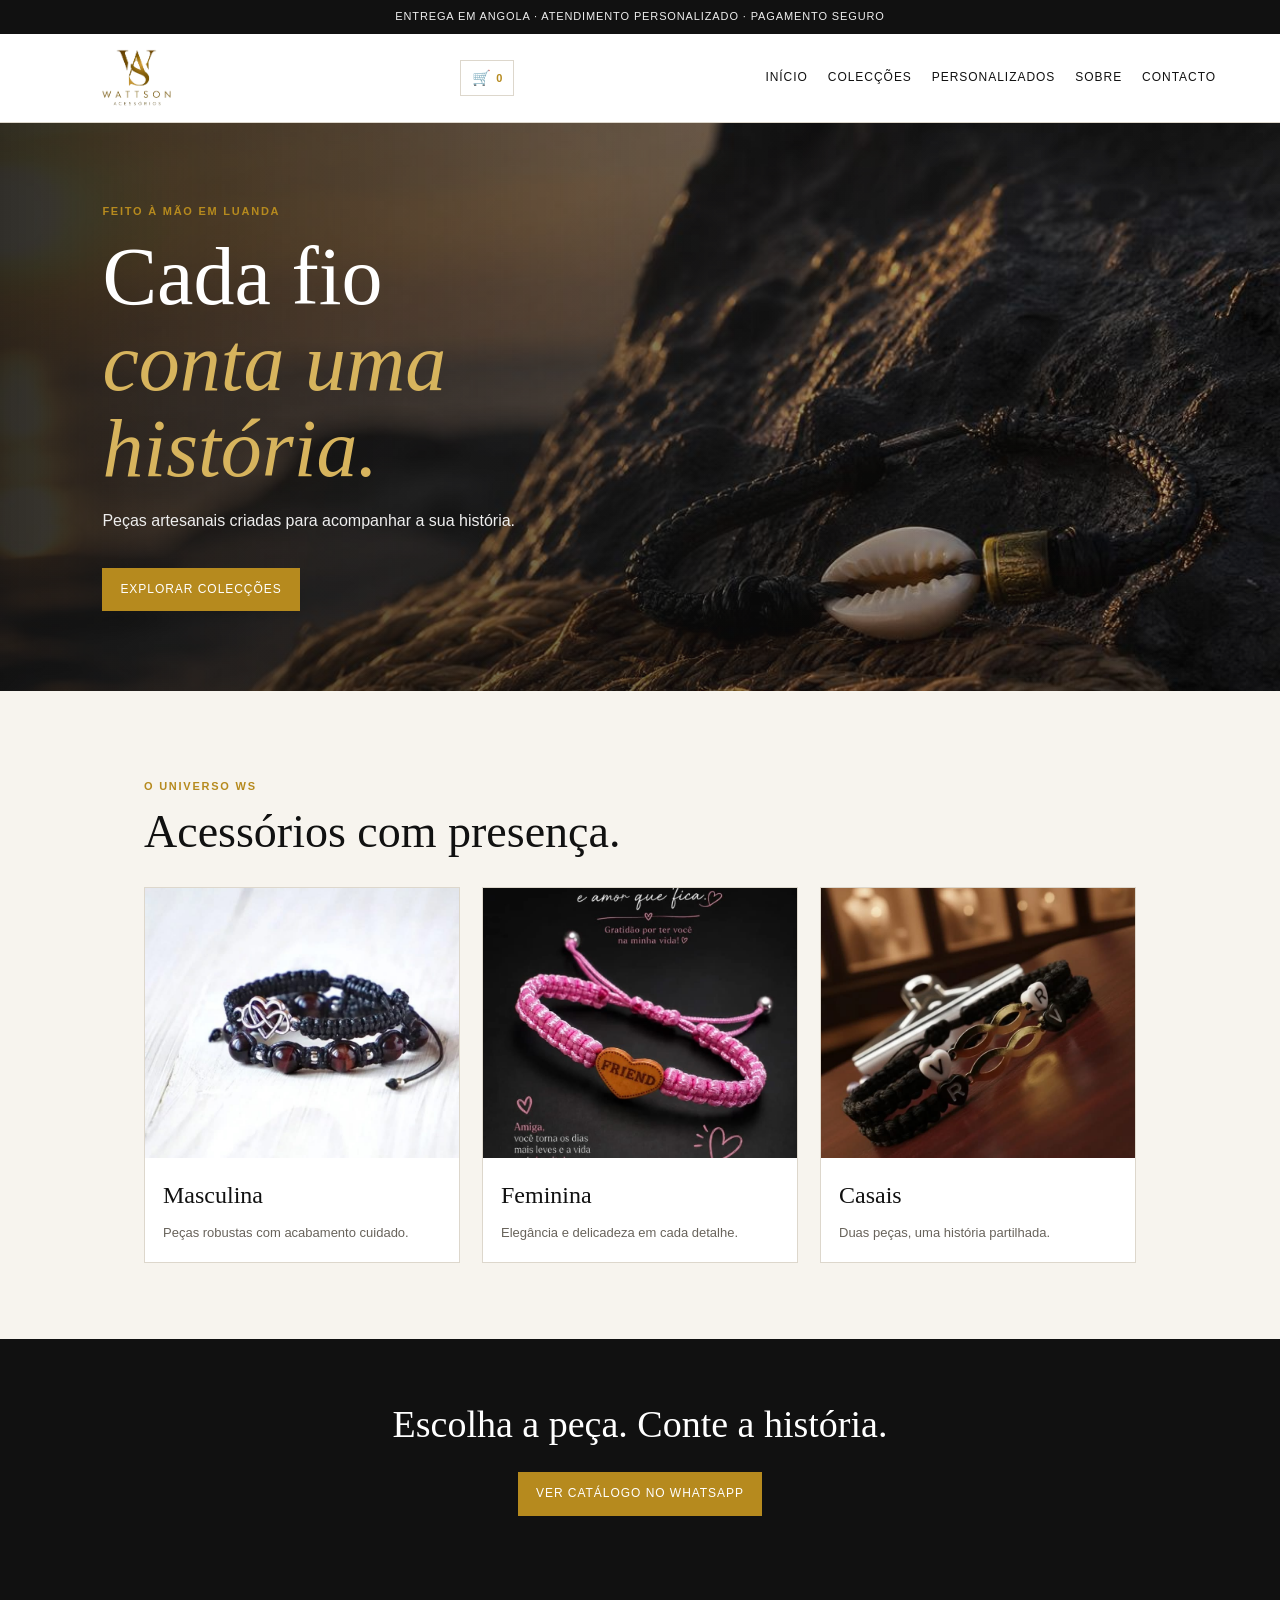
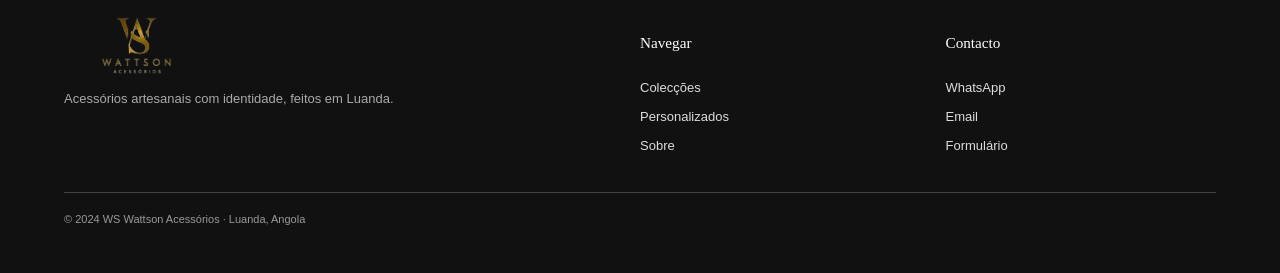
<file: index.html>
<!doctype html><html lang="pt-PT"><head><meta charset="utf-8"><meta name="viewport" content="width=device-width,initial-scale=1"><meta name="description" content="WS Wattson Acessórios — joias artesanais feitas em Luanda"><title>WS Wattson Acessórios</title><link rel="icon" href="assets/logo-original.png"><link rel="stylesheet" href="styles.css"></head><body><div class="topo">Entrega em Angola · Atendimento personalizado · Pagamento seguro</div><header class="cabecalho"><a href="index.html"><img class="logo" src="assets/logo-original.png" alt="WS Wattson Acessórios"></a><div class="cabecalho-acoes"><button class="carrinho" type="button" aria-label="Abrir carrinho" data-cart>🛒 <span>0</span></button><button class="menu" aria-label="Abrir menu">☰</button></div><nav class="navegacao"><a href="index.html">Início</a><a href="colecoes.html">Colecções</a><a href="personalizados.html">Personalizados</a><a href="sobre.html">Sobre</a><a href="contacto.html">Contacto</a></nav></header><main><section class="hero"><div class="hero-conteudo entrada"><div class="etiqueta">Feito à mão em Luanda</div><h1>Cada fio<br><em>conta uma história.</em></h1><p>Peças artesanais criadas para acompanhar a sua história.</p><a class="botao" href="colecoes.html">Explorar colecções</a></div></section><section class="secao entrada"><p class="etiqueta">O universo WS</p><h2 class="titulo">Acessórios com presença.</h2><div class="grelha"><a class="cartao" href="masculina.html"><img src="assets/pulseirasmasculinas.jpg" alt="Imagem de exemplo 1"><div><h2>Masculina</h2><p>Peças robustas com acabamento cuidado.</p></div></a><a class="cartao" href="feminina.html"><img src="assets/pulseirasfemeninas.jpg" alt="Imagem de exemplo 2"><div><h2>Feminina</h2><p>Elegância e delicadeza em cada detalhe.</p></div></a><a class="cartao" href="casais.html"><img src="assets/pulseirascasais.jpg" alt="Imagem de exemplo 3"><div><h2>Casais</h2><p>Duas peças, uma história partilhada.</p></div></a></div></section><div class="faixa"><h2>Escolha a peça. Conte a história.</h2><a class="botao" href="https://wa.me/c/244933224116">Ver catálogo no WhatsApp</a></div></main><footer class="rodape"><div><img class="logo" src="assets/logo-original.png" alt="WS Wattson Acessórios"><p>Acessórios artesanais com identidade, feitos em Luanda.</p></div><div class="rodape-links"><h3>Navegar</h3><a href="colecoes.html">Colecções</a><a href="personalizados.html">Personalizados</a><a href="sobre.html">Sobre</a></div><div class="rodape-links"><h3>Contacto</h3><a href="https://wa.me/c/244933224116">WhatsApp</a><a href="mailto:wswattson03@gmail.com">Email</a><a href="contacto.html">Formulário</a></div><div class="rodape-final">© 2024 WS Wattson Acessórios · Luanda, Angola</div></footer><script src="script.js"></script></body></html>
</file>
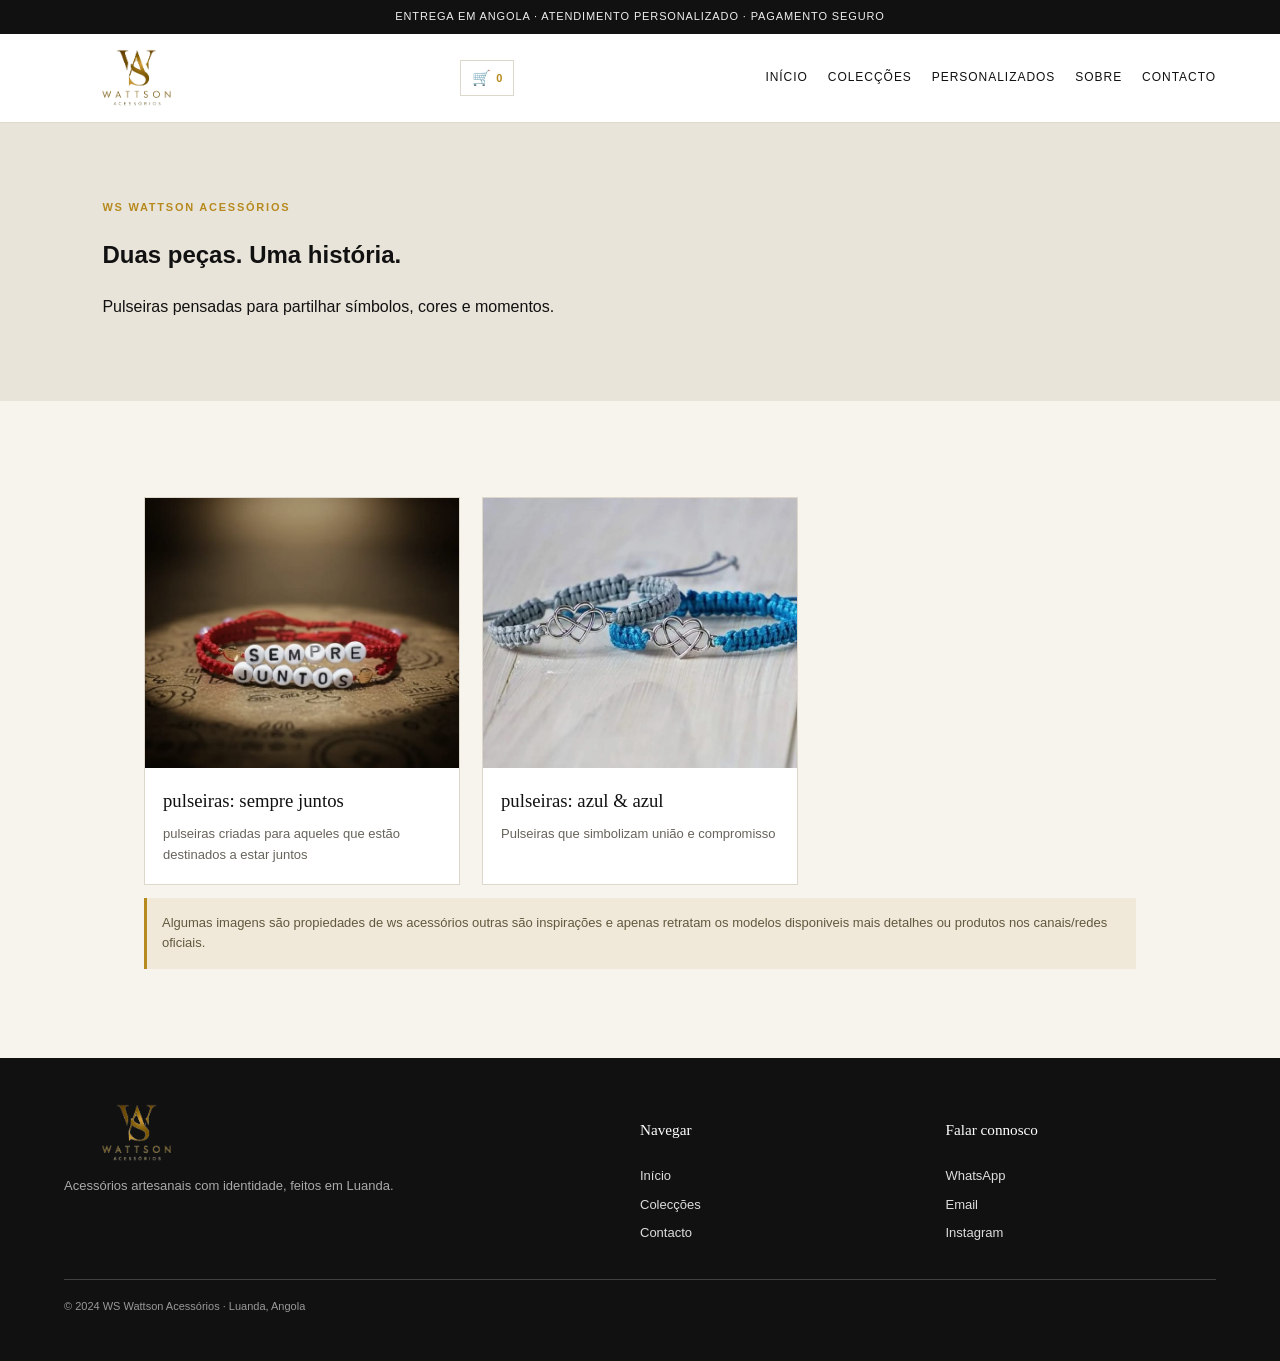
<file: casais.html>
<!doctype html><html lang="pt-PT"><head><meta charset="utf-8"><meta name="viewport" content="width=device-width,initial-scale=1"><meta name="description" content="WS Wattson Acessórios — peças artesanais feitas em Luanda"><title>Colecção Casais | WS Wattson</title><link rel="icon" href="assets/logo-original.png"><link rel="stylesheet" href="styles.css"></head><body><div class="topo">Entrega em Angola · Atendimento personalizado · Pagamento seguro</div><header class="cabecalho"><a href="index.html"><img class="logo" src="assets/logo-original.png" alt="WS Wattson Acessórios"></a><div class="cabecalho-acoes"><button class="carrinho" type="button" aria-label="Abrir carrinho" data-cart>🛒 <span>0</span></button><button class="menu" aria-label="Abrir menu">☰</button></div><nav class="navegacao"><a href="index.html">Início</a><a href="colecoes.html">Colecções</a><a href="personalizados.html">Personalizados</a><a href="sobre.html">Sobre</a><a href="contacto.html">Contacto</a></nav></header><main><section class="pagina-capa"><p class="etiqueta">WS Wattson Acessórios</p><h1>Duas peças. Uma história.</h1><p>Pulseiras pensadas para partilhar símbolos, cores e momentos.</p></section>
<section class="secao entrada"><div class="grelha"><article class="cartao"><img src="assets/casais1.jpg" alt="Imagem de exemplo 3"><div><h3>pulseiras: sempre juntos</h3><p>pulseiras criadas para aqueles que estão destinados a estar juntos</p></div></article><article class="cartao"><img src="assets/casais2.jpg" alt="Imagem de exemplo 1"><div><h3>pulseiras: azul & azul</h3><p>Pulseiras que simbolizam união e compromisso</p></div></article></div><p class="aviso">Algumas imagens são propiedades de ws acessórios outras são inspirações e apenas retratam os modelos disponiveis mais detalhes ou produtos nos canais/redes oficiais.</p></section>
</main><footer class="rodape"><div><img class="logo" src="assets/logo-original.png" alt="WS Wattson Acessórios"><p>Acessórios artesanais com identidade, feitos em Luanda.</p></div><div class="rodape-links"><h3>Navegar</h3><a href="index.html">Início</a><a href="colecoes.html">Colecções</a><a href="contacto.html">Contacto</a></div><div class="rodape-links"><h3>Falar connosco</h3><a href="https://wa.me/c/244933224116">WhatsApp</a><a href="mailto:wswattson03@gmail.com">Email</a><a href="https://instagram.com/ws_wattson">Instagram</a></div><div class="rodape-final">© 2024 WS Wattson Acessórios · Luanda, Angola</div></footer><script src="script.js"></script></body></html>
</file>
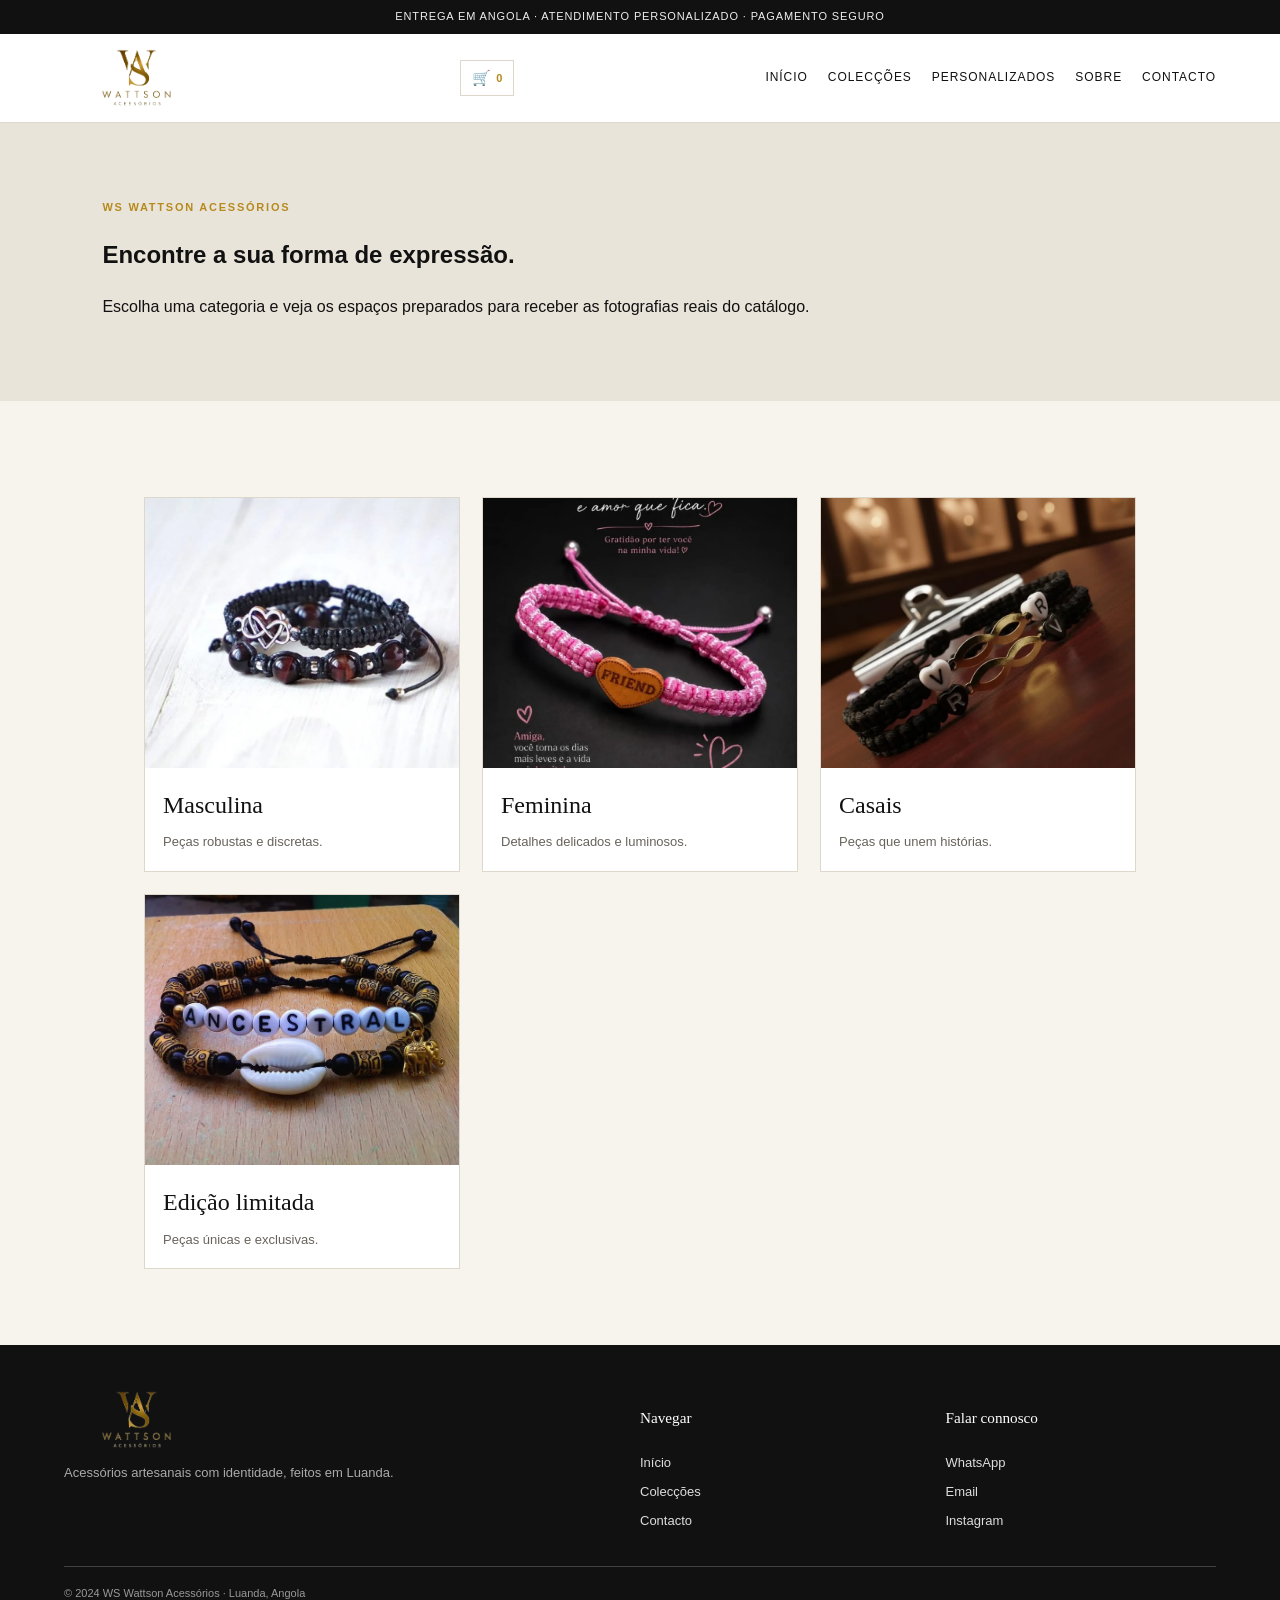
<file: colecoes.html>
<!doctype html><html lang="pt-PT"><head><meta charset="utf-8"><meta name="viewport" content="width=device-width,initial-scale=1"><meta name="description" content="WS Wattson Acessórios — peças artesanais feitas em Luanda"><title>Colecções | WS Wattson</title><link rel="icon" href="assets/logo-original.png"><link rel="stylesheet" href="styles.css"></head><body><div class="topo">Entrega em Angola · Atendimento personalizado · Pagamento seguro</div><header class="cabecalho"><a href="index.html"><img class="logo" src="assets/logo-original.png" alt="WS Wattson Acessórios"></a><div class="cabecalho-acoes"><button class="carrinho" type="button" aria-label="Abrir carrinho" data-cart>🛒 <span>0</span></button><button class="menu" aria-label="Abrir menu">☰</button></div><nav class="navegacao"><a href="index.html">Início</a><a href="colecoes.html">Colecções</a><a href="personalizados.html">Personalizados</a><a href="sobre.html">Sobre</a><a href="contacto.html">Contacto</a></nav></header><main><section class="pagina-capa"><p class="etiqueta">WS Wattson Acessórios</p><h1>Encontre a sua forma de expressão.</h1><p>Escolha uma categoria e veja os espaços preparados para receber as fotografias reais do catálogo.</p></section>
<section class="secao entrada"><div class="grelha"><a class="cartao" href="masculina.html"><img src="assets/pulseirasmasculinas.jpg" alt="Imagem de exemplo 1"><div><h2>Masculina</h2><p>Peças robustas e discretas.</p></div></a><a class="cartao" href="feminina.html"><img src="assets/pulseirasfemeninas.jpg" alt="Imagem de exemplo 2"><div><h2>Feminina</h2><p>Detalhes delicados e luminosos.</p></div></a><a class="cartao" href="casais.html"><img src="assets/pulseirascasais.jpg" alt="Imagem de exemplo 3"><div><h2>Casais</h2><p>Peças que unem histórias.</p></div></a><a class="cartao" href="https://wa.me/c/244933224116"><img src="assets/ilimitadas.jpg" alt="Imagem de exemplo 4"><div><h2>Edição limitada</h2><p>Peças únicas e exclusivas.</p></div></a></div></section>
</main><footer class="rodape"><div><img class="logo" src="assets/logo-original.png" alt="WS Wattson Acessórios"><p>Acessórios artesanais com identidade, feitos em Luanda.</p></div><div class="rodape-links"><h3>Navegar</h3><a href="index.html">Início</a><a href="colecoes.html">Colecções</a><a href="contacto.html">Contacto</a></div><div class="rodape-links"><h3>Falar connosco</h3><a href="https://wa.me/c/244933224116">WhatsApp</a><a href="mailto:wswattson03@gmail.com">Email</a><a href="https://instagram.com/ws_wattson">Instagram</a></div><div class="rodape-final">© 2024 WS Wattson Acessórios · Luanda, Angola</div></footer><script src="script.js"></script></body></html>
</file>
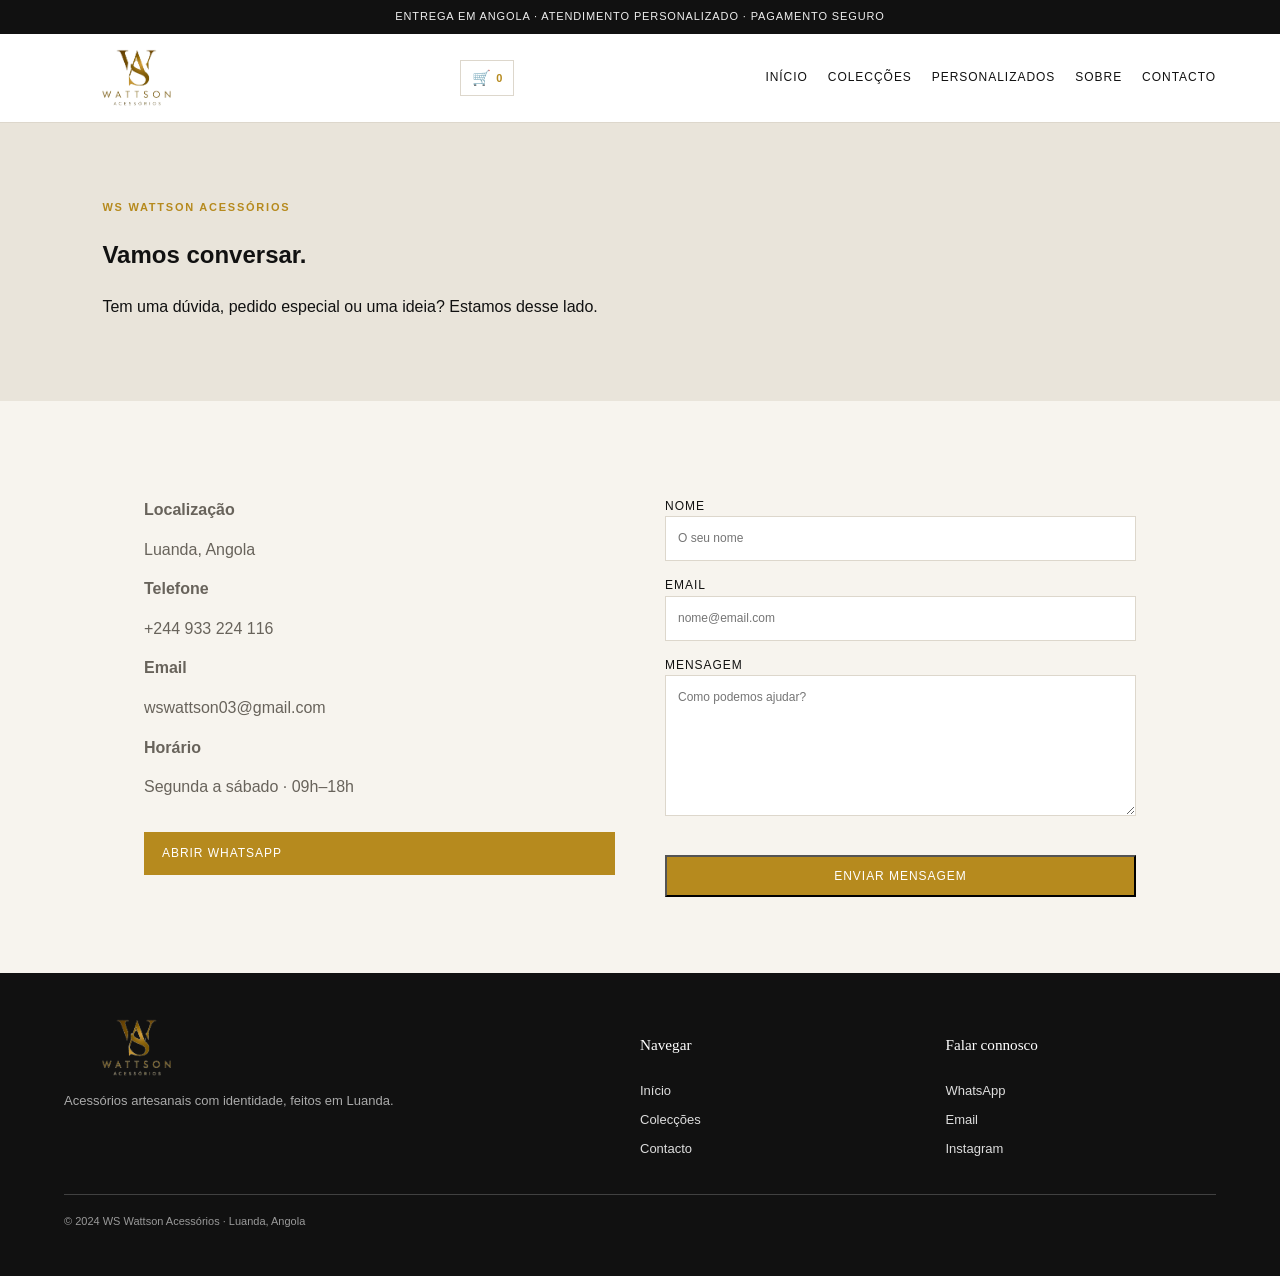
<file: contacto.html>
<!doctype html><html lang="pt-PT"><head><meta charset="utf-8"><meta name="viewport" content="width=device-width,initial-scale=1"><meta name="description" content="WS Wattson Acessórios — peças artesanais feitas em Luanda"><title>Contacto | WS Wattson</title><link rel="icon" href="assets/logo-original.png"><link rel="stylesheet" href="styles.css"></head><body><div class="topo">Entrega em Angola · Atendimento personalizado · Pagamento seguro</div><header class="cabecalho"><a href="index.html"><img class="logo" src="assets/logo-original.png" alt="WS Wattson Acessórios"></a><div class="cabecalho-acoes"><button class="carrinho" type="button" aria-label="Abrir carrinho" data-cart>🛒 <span>0</span></button><button class="menu" aria-label="Abrir menu">☰</button></div><nav class="navegacao"><a href="index.html">Início</a><a href="colecoes.html">Colecções</a><a href="personalizados.html">Personalizados</a><a href="sobre.html">Sobre</a><a href="contacto.html">Contacto</a></nav></header><main><section class="pagina-capa"><p class="etiqueta">WS Wattson Acessórios</p><h1>Vamos conversar.</h1><p>Tem uma dúvida, pedido especial ou uma ideia? Estamos desse lado.</p></section>
<section class="secao duas-colunas entrada"><div class="contactos"><strong>Localização</strong><span>Luanda, Angola</span><strong>Telefone</strong><a href="tel:+244933224116">+244 933 224 116</a><strong>Email</strong><a href="mailto:wswattson03@gmail.com">wswattson03@gmail.com</a><strong>Horário</strong><span>Segunda a sábado · 09h–18h</span><a class="botao" href="https://wa.me/c/244933224116">Abrir WhatsApp</a></div><form class="formulario" onsubmit="event.preventDefault();this.querySelector('.aviso').hidden=false"><label>Nome<input required placeholder="O seu nome"></label><label>Email<input required type="email" placeholder="nome@email.com"></label><label>Mensagem<textarea required rows="6" placeholder="Como podemos ajudar?"></textarea></label><button class="botao" type="submit">Enviar mensagem</button><p class="aviso" hidden>Obrigado.Mas esse serviço se encontra ainda em desenvolvimento.</p></form></section>
</main><footer class="rodape"><div><img class="logo" src="assets/logo-original.png" alt="WS Wattson Acessórios"><p>Acessórios artesanais com identidade, feitos em Luanda.</p></div><div class="rodape-links"><h3>Navegar</h3><a href="index.html">Início</a><a href="colecoes.html">Colecções</a><a href="contacto.html">Contacto</a></div><div class="rodape-links"><h3>Falar connosco</h3><a href="https://wa.me/c/244933224116">WhatsApp</a><a href="mailto:wswattson03@gmail.com">Email</a><a href="https://instagram.com/ws_wattson">Instagram</a></div><div class="rodape-final">© 2024 WS Wattson Acessórios · Luanda, Angola</div></footer><script src="script.js"></script></body></html>
</file>
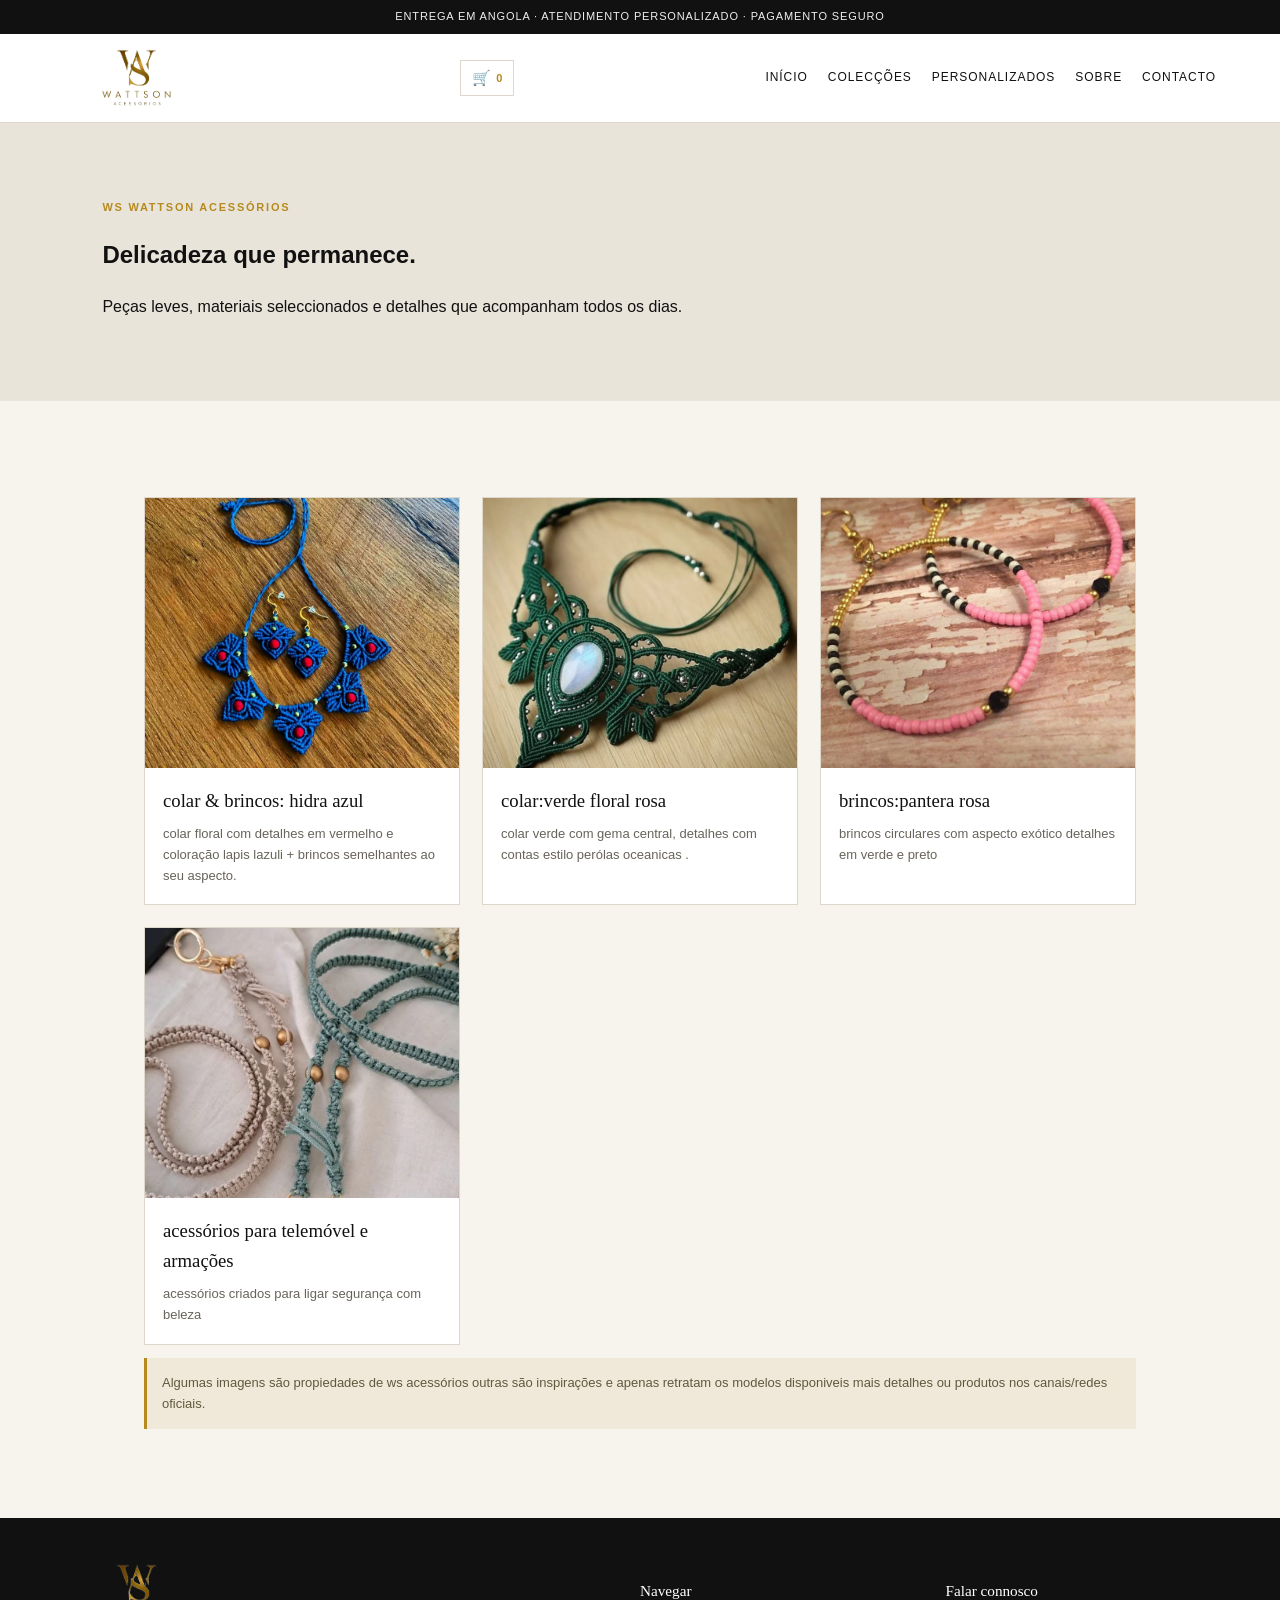
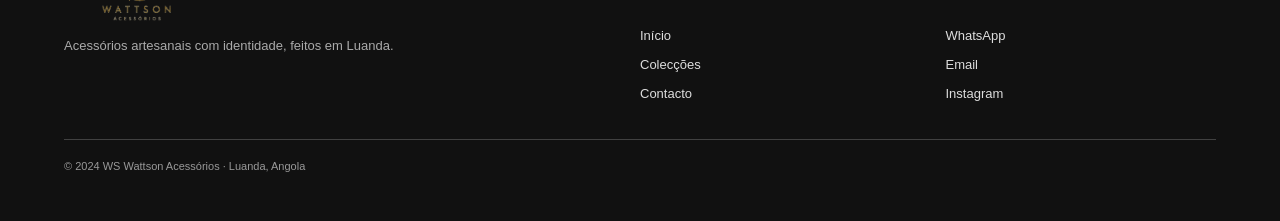
<file: feminina.html>
<!doctype html><html lang="pt-PT"><head><meta charset="utf-8"><meta name="viewport" content="width=device-width,initial-scale=1"><meta name="description" content="WS Wattson Acessórios — peças artesanais feitas em Luanda"><title>Colecção Feminina | WS Wattson</title><link rel="icon" href="assets/logo-original.png"><link rel="stylesheet" href="styles.css"></head><body><div class="topo">Entrega em Angola · Atendimento personalizado · Pagamento seguro</div><header class="cabecalho"><a href="index.html"><img class="logo" src="assets/logo-original.png" alt="WS Wattson Acessórios"></a><div class="cabecalho-acoes"><button class="carrinho" type="button" aria-label="Abrir carrinho" data-cart>🛒 <span>0</span></button><button class="menu" aria-label="Abrir menu">☰</button></div><nav class="navegacao"><a href="index.html">Início</a><a href="colecoes.html">Colecções</a><a href="personalizados.html">Personalizados</a><a href="sobre.html">Sobre</a><a href="contacto.html">Contacto</a></nav></header><main><section class="pagina-capa"><p class="etiqueta">WS Wattson Acessórios</p><h1>Delicadeza que permanece.</h1><p>Peças leves, materiais seleccionados e detalhes que acompanham todos os dias.</p></section>
<section class="secao entrada"><div class="grelha"><article class="cartao"><img src="assets/femininas1.jpg" alt="Imagem de exemplo 2"><div><h3>colar & brincos: hidra azul</h3><p>colar floral com detalhes em vermelho e coloração lapis lazuli + brincos semelhantes ao seu aspecto.</p></div></article><article class="cartao"><img src="assets/femininas2.jpg" alt="Imagem de exemplo 4"><div><h3>colar:verde floral rosa</h3><p>colar verde com gema central, detalhes com contas estilo perólas oceanicas .</p></div></article><article class="cartao"><img src="assets/femininas3.jpg" alt="Imagem de exemplo 4"><div><h3>brincos:pantera rosa</h3><p> brincos circulares com aspecto exótico detalhes em verde e preto</p></div></article><article class="cartao"><img src="assets/femininas4.jpg" alt="Imagem de exemplo 4"><div><h3>acessórios para telemóvel e armações</h3><p>acessórios criados para ligar segurança com beleza </p></div></article></div><p class="aviso">Algumas imagens são propiedades de ws acessórios outras são inspirações e apenas retratam os modelos disponiveis mais detalhes ou produtos nos canais/redes oficiais.</p></section>
</main><footer class="rodape"><div><img class="logo" src="assets/logo-original.png" alt="WS Wattson Acessórios"><p>Acessórios artesanais com identidade, feitos em Luanda.</p></div><div class="rodape-links"><h3>Navegar</h3><a href="index.html">Início</a><a href="colecoes.html">Colecções</a><a href="contacto.html">Contacto</a></div><div class="rodape-links"><h3>Falar connosco</h3><a href="https://wa.me/c/244933224116">WhatsApp</a><a href="mailto:wswattson03@gmail.com">Email</a><a href="https://instagram.com/ws_wattson">Instagram</a></div><div class="rodape-final">© 2024 WS Wattson Acessórios · Luanda, Angola</div></footer><script src="script.js"></script></body></html>
</file>
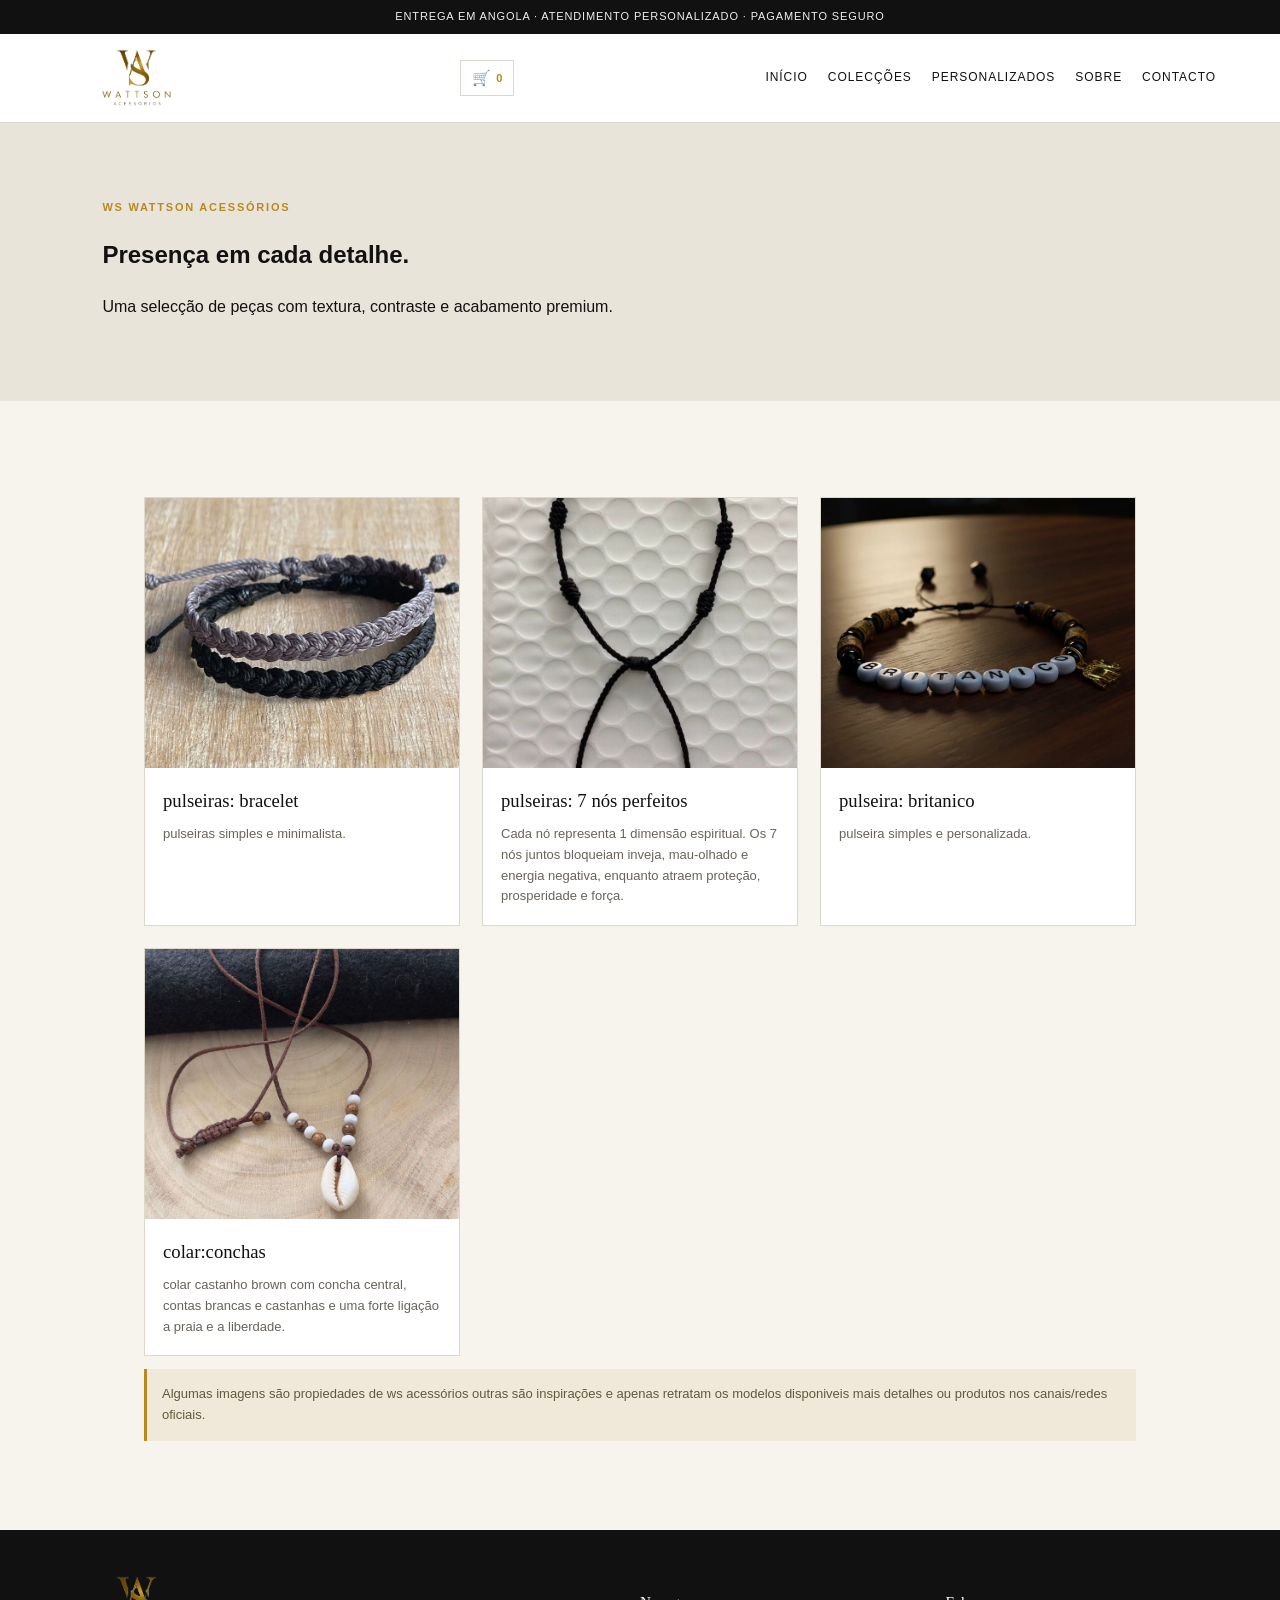
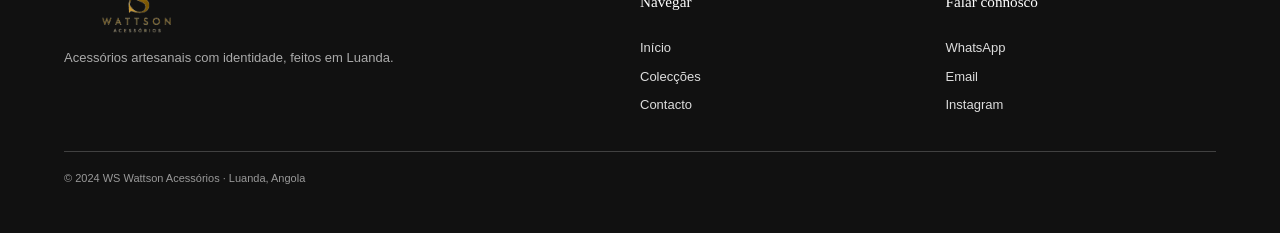
<file: masculina.html>
<!doctype html><html lang="pt-PT"><head><meta charset="utf-8"><meta name="viewport" content="width=device-width,initial-scale=1"><meta name="description" content="WS Wattson Acessórios — peças artesanais feitas em Luanda"><title>Colecção Masculina | WS Wattson</title><link rel="icon" href="assets/logo-original.png"><link rel="stylesheet" href="styles.css"></head><body><div class="topo">Entrega em Angola · Atendimento personalizado · Pagamento seguro</div><header class="cabecalho"><a href="index.html"><img class="logo" src="assets/logo-original.png" alt="WS Wattson Acessórios"></a><div class="cabecalho-acoes"><button class="carrinho" type="button" aria-label="Abrir carrinho" data-cart>🛒 <span>0</span></button><button class="menu" aria-label="Abrir menu">☰</button></div><nav class="navegacao"><a href="index.html">Início</a><a href="colecoes.html">Colecções</a><a href="personalizados.html">Personalizados</a><a href="sobre.html">Sobre</a><a href="contacto.html">Contacto</a></nav></header><main><section class="pagina-capa"><p class="etiqueta">WS Wattson Acessórios</p><h1>Presença em cada detalhe.</h1><p>Uma selecção de peças com textura, contraste e acabamento premium. </p></section>
<section class="secao entrada"><div class="grelha"><article class="cartao"><img src="assets/masculinas1.jpg" alt="Imagem de exemplo 1"><div><h3>pulseiras: bracelet</h3><p>pulseiras simples e minimalista.</p></div></article><article class="cartao"><img src="assets/masculinas2.jpg" alt="Imagem de exemplo 1"><div><h3>pulseiras: 7 nós perfeitos </h3><p>Cada nó representa 1 dimensão espiritual. Os 7 nós juntos bloqueiam inveja, mau-olhado e energia negativa, enquanto atraem proteção, prosperidade e força.</p></div></article><article class="cartao"><img src="assets/masculinas3.jpg" alt="Imagem de exemplo 1"><div><h3>pulseira: britanico</h3><p>pulseira simples e personalizada.</p></div></article><article class="cartao"><img src="assets/masculinas4.jpg" alt="Imagem de exemplo 1"><div><h3>colar:conchas</h3><p>colar castanho brown com concha central, contas brancas e castanhas e uma forte ligação a praia e a liberdade.</p></div></article>
</div><p class="aviso">Algumas imagens são propiedades de ws acessórios outras são inspirações e apenas retratam os modelos disponiveis mais detalhes ou produtos nos canais/redes oficiais.</p></section>
</main><footer class="rodape"><div><img class="logo" src="assets/logo-original.png" alt="WS Wattson Acessórios"><p>Acessórios artesanais com identidade, feitos em Luanda.</p></div><div class="rodape-links"><h3>Navegar</h3><a href="index.html">Início</a><a href="colecoes.html">Colecções</a><a href="contacto.html">Contacto</a></div><div class="rodape-links"><h3>Falar connosco</h3><a href="https://wa.me/c/244933224116">WhatsApp</a><a href="mailto:wswattson03@gmail.com">Email</a><a href="https://instagram.com/ws_wattson">Instagram</a></div><div class="rodape-final">© 2024 WS Wattson Acessórios · Luanda, Angola</div></footer><script src="script.js"></script></body></html>
</file>
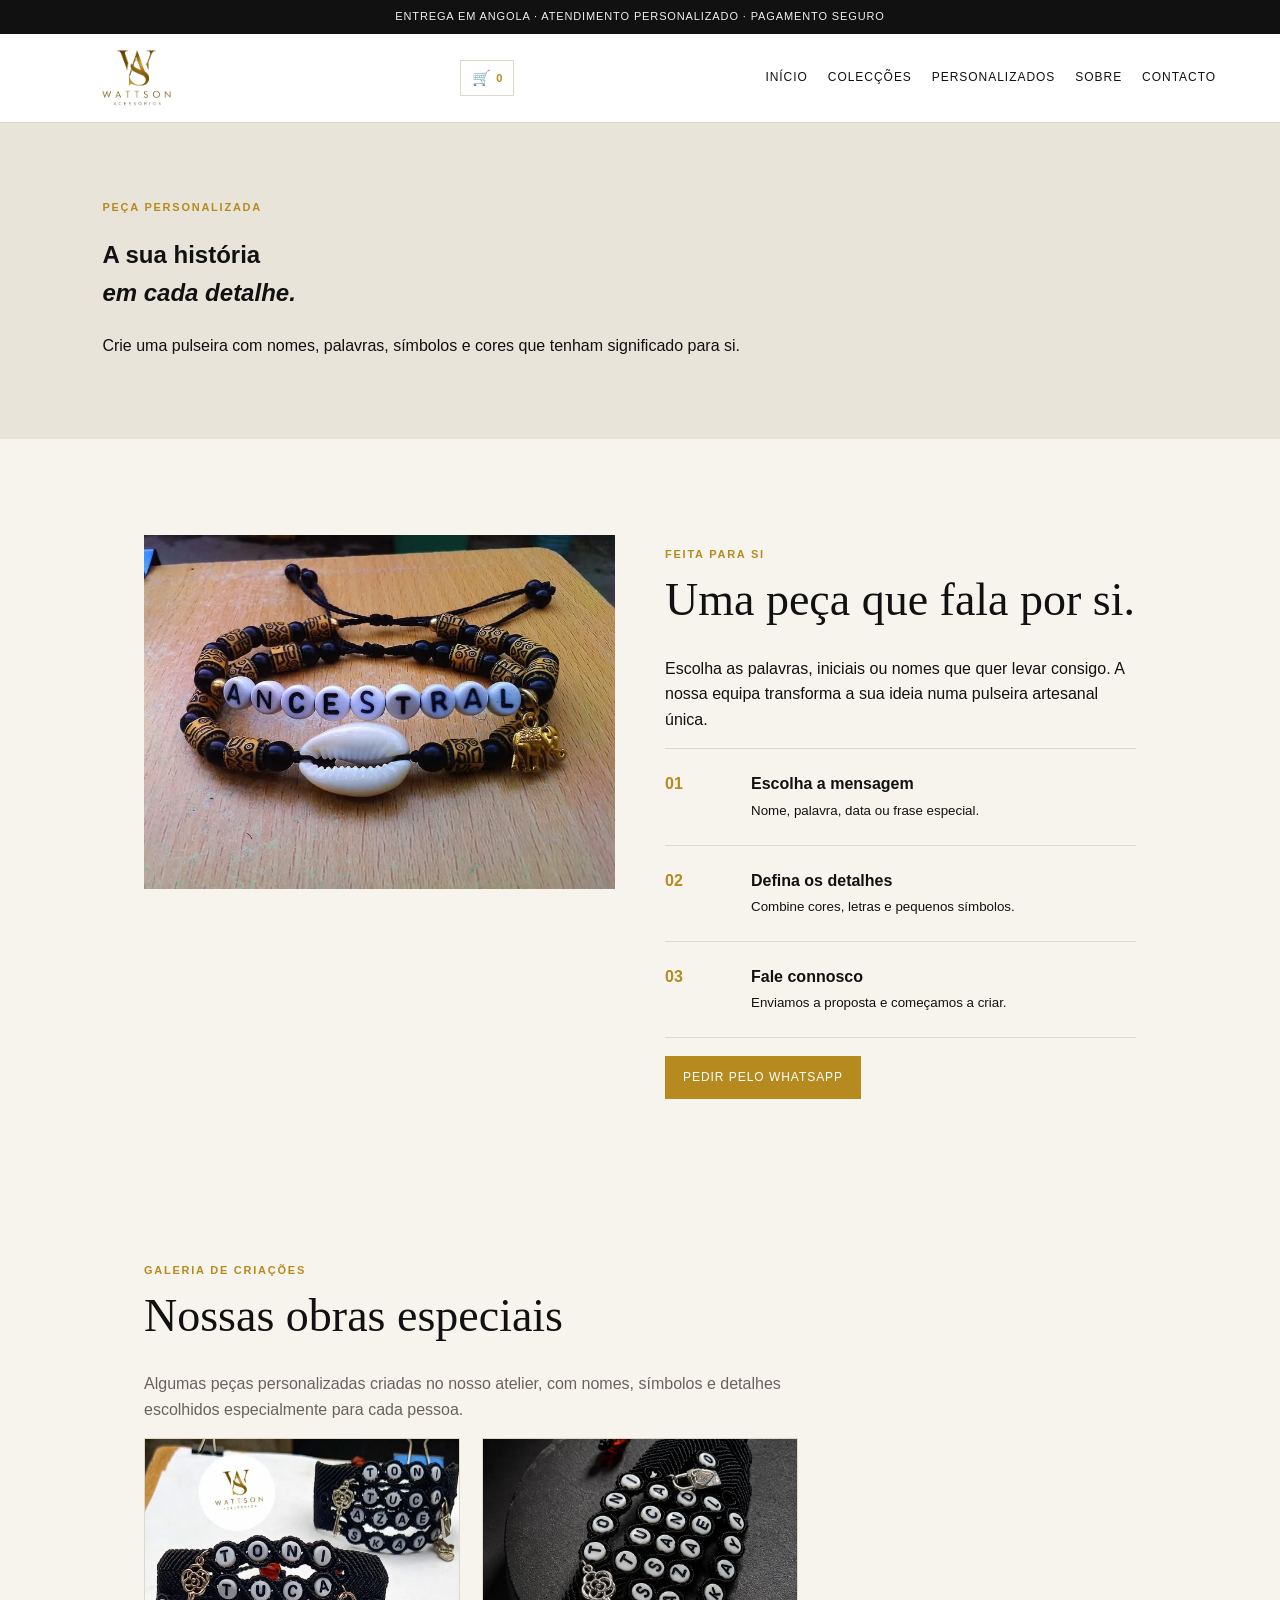
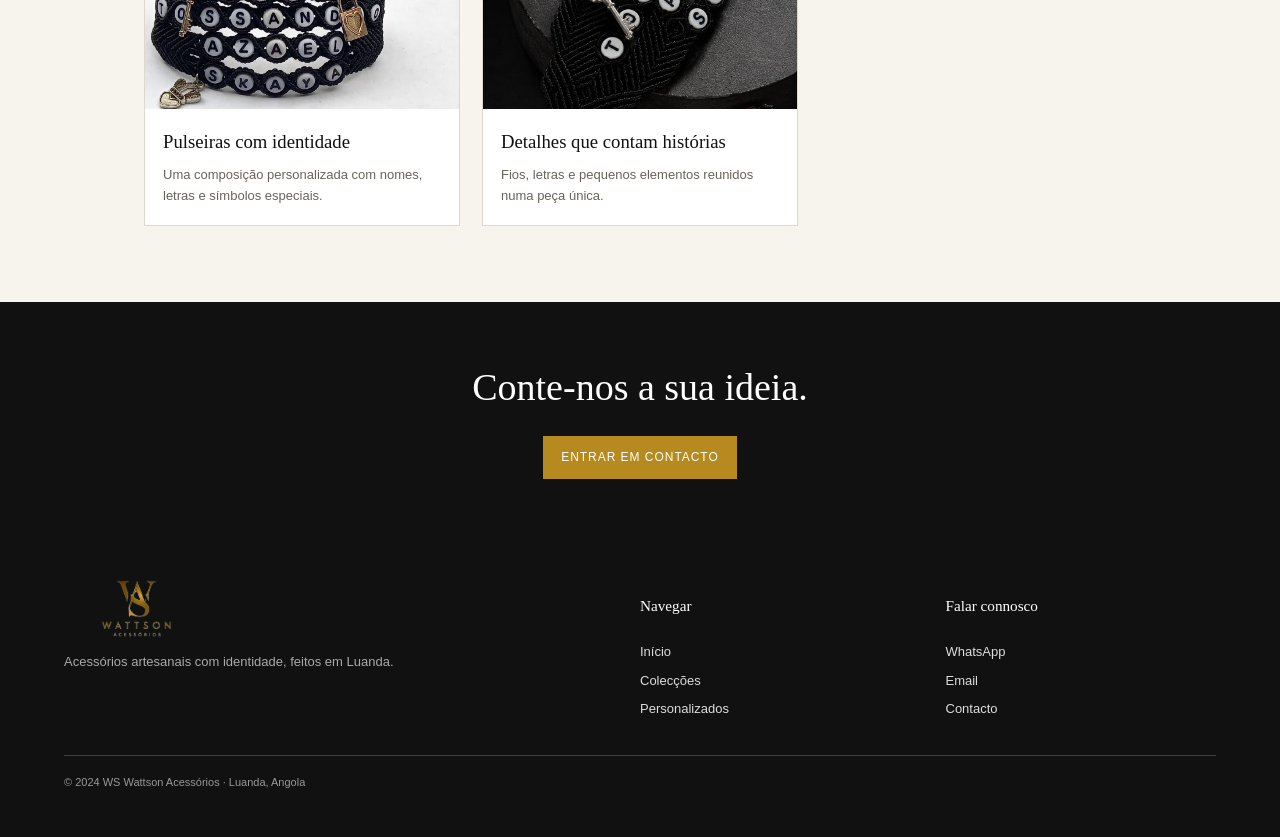
<file: personalizados.html>
<!doctype html><html lang="pt-PT"><head><meta charset="utf-8"><meta name="viewport" content="width=device-width,initial-scale=1"><meta name="description" content="Personalize a sua pulseira WS Wattson Acessórios"><title>Personalizados | WS Wattson</title><link rel="icon" href="assets/logo-original.png"><link rel="stylesheet" href="styles.css"></head><body><div class="topo">Entrega em Angola · Atendimento personalizado · Pagamento seguro</div><header class="cabecalho"><a href="index.html"><img class="logo" src="assets/logo-original.png" alt="WS Wattson Acessórios"></a><div class="cabecalho-acoes"><button class="carrinho" type="button" aria-label="Abrir carrinho" data-cart>🛒 <span>0</span></button><button class="menu" aria-label="Abrir menu">☰</button></div><nav class="navegacao"><a href="index.html">Início</a><a href="colecoes.html">Colecções</a><a href="personalizados.html">Personalizados</a><a href="sobre.html">Sobre</a><a href="contacto.html">Contacto</a></nav></header><main><section class="pagina-capa"><p class="etiqueta">Peça personalizada</p><h1>A sua história<br><em>em cada detalhe.</em></h1><p>Crie uma pulseira com nomes, palavras, símbolos e cores que tenham significado para si.</p></section><section class="secao duas-colunas entrada"><div><img src="assets/ilimitadas.jpg" alt="Pulseiras personalizadas WS Wattson com letras, chave e cadeado"></div><div><p class="etiqueta">Feita para si</p><h2 class="titulo">Uma peça que fala por si.</h2><p>Escolha as palavras, iniciais ou nomes que quer levar consigo. A nossa equipa transforma a sua ideia numa pulseira artesanal única.</p><div class="lista"><div class="item"><span class="numero">01</span><div><strong>Escolha a mensagem</strong><br><small>Nome, palavra, data ou frase especial.</small></div></div><div class="item"><span class="numero">02</span><div><strong>Defina os detalhes</strong><br><small>Combine cores, letras e pequenos símbolos.</small></div></div><div class="item"><span class="numero">03</span><div><strong>Fale connosco</strong><br><small>Enviamos a proposta e começamos a criar.</small></div></div></div><a class="botao" href="https://wa.me/244933224116?text=Olá%20WS%20Wattson%2C%20quero%20criar%20uma%20pulseira%20personalizada.">Pedir pelo WhatsApp</a></div></section><section class="secao entrada"><p class="etiqueta">Galeria de criações</p><h2 class="titulo">Nossas obras especiais</h2><p class="introducao">Algumas peças personalizadas criadas no nosso atelier, com nomes, símbolos e detalhes escolhidos especialmente para cada pessoa.</p><div class="grelha"><article class="cartao"><img src="assets/IMG_5123.jpeg" alt="Pulseiras personalizadas com letras, chave e cadeado"><div><h3>Pulseiras com identidade</h3><p>Uma composição personalizada com nomes, letras e símbolos especiais.</p></div></article><article class="cartao"><img src="assets/IMG_5122.jpeg" alt="Pulseira preta personalizada com letras e chave"><div><h3>Detalhes que contam histórias</h3><p>Fios, letras e pequenos elementos reunidos numa peça única.</p></div></article></div></section><section class="faixa"><h2>Conte-nos a sua ideia.</h2><a class="botao" href="contacto.html">Entrar em contacto</a></section></main><footer class="rodape"><div><img class="logo" src="assets/logo-original.png" alt="WS Wattson Acessórios"><p>Acessórios artesanais com identidade, feitos em Luanda.</p></div><div class="rodape-links"><h3>Navegar</h3><a href="index.html">Início</a><a href="colecoes.html">Colecções</a><a href="personalizados.html">Personalizados</a></div><div class="rodape-links"><h3>Falar connosco</h3><a href="https://wa.me/c/244933224116">WhatsApp</a><a href="mailto:wswattson03@gmail.com">Email</a><a href="contacto.html">Contacto</a></div><div class="rodape-final">© 2024 WS Wattson Acessórios · Luanda, Angola</div></footer><script src="script.js"></script></body></html>
</file>
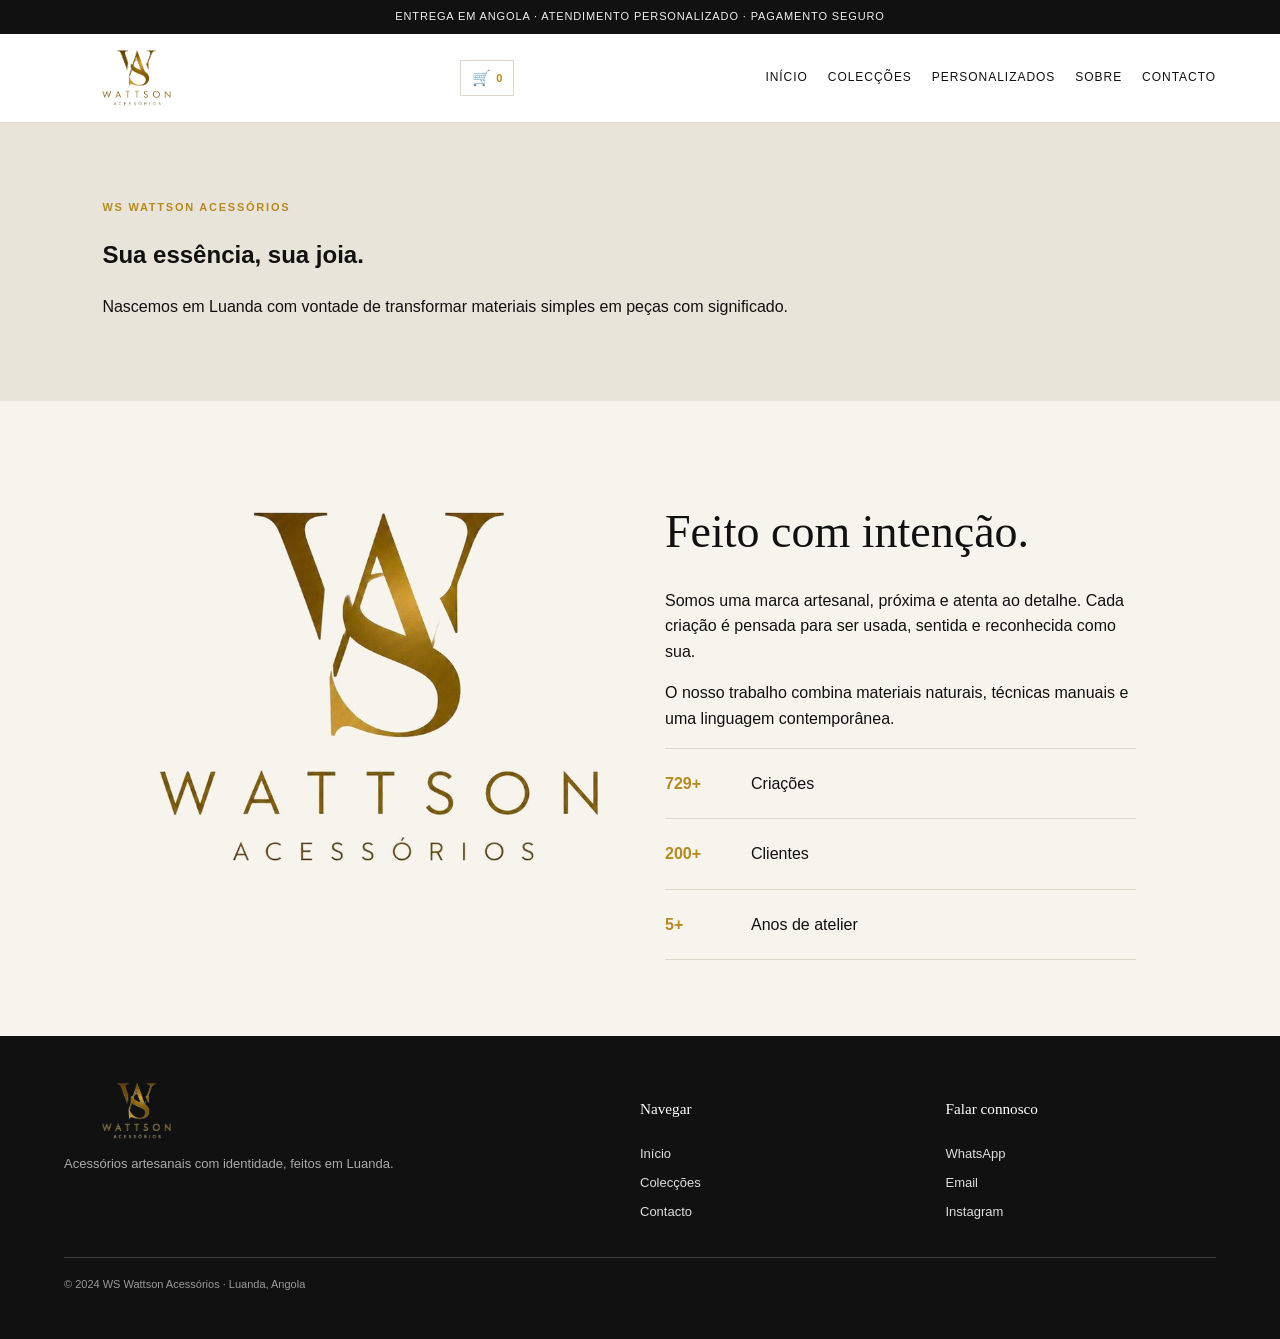
<file: sobre.html>
<!doctype html><html lang="pt-PT"><head><meta charset="utf-8"><meta name="viewport" content="width=device-width,initial-scale=1"><meta name="description" content="WS Wattson Acessórios — peças artesanais feitas em Luanda"><title>Sobre a WS Wattson | WS Wattson</title><link rel="icon" href="assets/logo-original.png"><link rel="stylesheet" href="styles.css"></head><body><div class="topo">Entrega em Angola · Atendimento personalizado · Pagamento seguro</div><header class="cabecalho"><a href="index.html"><img class="logo" src="assets/logo-original.png" alt="WS Wattson Acessórios"></a><div class="cabecalho-acoes"><button class="carrinho" type="button" aria-label="Abrir carrinho" data-cart>🛒 <span>0</span></button><button class="menu" aria-label="Abrir menu">☰</button></div><nav class="navegacao"><a href="index.html">Início</a><a href="colecoes.html">Colecções</a><a href="personalizados.html">Personalizados</a><a href="sobre.html">Sobre</a><a href="contacto.html">Contacto</a></nav></header><main><section class="pagina-capa"><p class="etiqueta">WS Wattson Acessórios</p><h1>Sua essência, sua joia.</h1><p>Nascemos em Luanda com vontade de transformar materiais simples em peças com significado.</p></section>
<section class="secao duas-colunas entrada"><div><img src="assets/logo-original.png" alt="Logotipo original WS Wattson Acessórios"></div><div><h2 class="titulo">Feito com intenção.</h2><p>Somos uma marca artesanal, próxima e atenta ao detalhe. Cada criação é pensada para ser usada, sentida e reconhecida como sua.</p><p>O nosso trabalho combina materiais naturais, técnicas manuais e uma linguagem contemporânea.</p><div class="lista"><div class="item"><span class="numero">729+</span><div>Criações</div></div><div class="item"><span class="numero">200+</span><div>Clientes</div></div><div class="item"><span class="numero">5+</span><div>Anos de atelier</div></div></div></div></section>
</main><footer class="rodape"><div><img class="logo" src="assets/logo-original.png" alt="WS Wattson Acessórios"><p>Acessórios artesanais com identidade, feitos em Luanda.</p></div><div class="rodape-links"><h3>Navegar</h3><a href="index.html">Início</a><a href="colecoes.html">Colecções</a><a href="contacto.html">Contacto</a></div><div class="rodape-links"><h3>Falar connosco</h3><a href="https://wa.me/c/244933224116">WhatsApp</a><a href="mailto:wswattson03@gmail.com">Email</a><a href="https://instagram.com/ws_wattson">Instagram</a></div><div class="rodape-final">© 2024 WS Wattson Acessórios · Luanda, Angola</div></footer><script src="script.js"></script></body></html>
</file>
<file: styles.css>
/* WS Wattson Acessórios — CSS simples, responsivo e fácil de editar. */
:root{--preto:#111;--dourado:#b68a1e;--creme:#f7f4ee;--cinza:#68635b;--linha:#ddd7cc}*{box-sizing:border-box}html{scroll-behavior:smooth}body{margin:0;color:var(--preto);background:var(--creme);font-family:Arial,Helvetica,sans-serif;line-height:1.6}a{color:inherit;text-decoration:none}img{max-width:100%;display:block}.topo{background:var(--preto);color:#eee;padding:8px 5%;font-size:11px;text-align:center;letter-spacing:.08em;text-transform:uppercase}.cabecalho{display:flex;align-items:center;justify-content:space-between;gap:24px;padding:14px 5%;background:#fff;border-bottom:1px solid var(--linha);position:sticky;top:0;z-index:10}.logo{width:145px;height:60px;object-fit:contain}.navegacao{display:flex;gap:20px;align-items:center;font-size:12px;text-transform:uppercase;letter-spacing:.08em}.navegacao a:hover,.rodape a:hover{color:var(--dourado)}.menu{display:none;background:none;border:0;font-size:26px}.hero{min-height:520px;padding:80px 8%;display:flex;align-items:center;color:#fff;background:linear-gradient(90deg,#111d,#1113),url('assets/exemplo1.jpg') center/cover}.hero-conteudo{max-width:600px}.etiqueta{color:var(--dourado);font-size:11px;text-transform:uppercase;letter-spacing:.16em;font-weight:bold}.hero h1,.pagina h1{font-family:Georgia,serif;font-weight:400;line-height:1.05;font-size:clamp(42px,7vw,82px);margin:14px 0}.hero h1 em,.pagina h1 em{color:#d7b45d}.hero p{max-width:500px;color:#eee}.botao{display:inline-block;background:var(--dourado);color:#fff;padding:12px 18px;margin-top:18px;font-size:12px;text-transform:uppercase;letter-spacing:.08em}.botao:hover{background:#8f6815}.secao{max-width:1120px;margin:auto;padding:76px 5%}.titulo{font-family:Georgia,serif;font-weight:400;font-size:46px;line-height:1.1;margin:10px 0 30px}.introducao{max-width:650px;color:var(--cinza)}.grelha{display:grid;grid-template-columns:repeat(3,1fr);gap:22px}.cartao{background:#fff;border:1px solid var(--linha);transition:transform .25s,box-shadow .25s}.cartao:hover{transform:translateY(-4px);box-shadow:0 12px 24px #1111}.cartao img{width:100%;height:270px;object-fit:cover}.cartao div{padding:18px}.cartao h2,.cartao h3{font-family:Georgia,serif;font-weight:400;margin:0 0 8px}.cartao p{font-size:13px;color:var(--cinza);margin:0}.lista{display:grid;gap:0;border-top:1px solid var(--linha)}.item{display:grid;grid-template-columns:70px 1fr;gap:16px;padding:22px 0;border-bottom:1px solid var(--linha)}.numero{color:var(--dourado);font-weight:bold}.faixa{background:var(--preto);color:#fff;padding:55px 8%;text-align:center}.faixa h2{font-family:Georgia,serif;font-weight:400;font-size:38px;margin:0}.pagina{padding:70px 5%;max-width:1100px;margin:auto}.pagina-capa{background:#e9e4da;padding:65px 8%;margin-bottom:20px}.duas-colunas{display:grid;grid-template-columns:1fr 1fr;gap:50px;align-items:start}.contactos{display:grid;gap:14px;color:var(--cinza)}.formulario{display:grid;gap:15px}.formulario label{font-size:12px;text-transform:uppercase;letter-spacing:.08em}.formulario input,.formulario textarea{width:100%;padding:12px;border:1px solid var(--linha);background:#fff;font:inherit}.rodape{background:var(--preto);color:#ddd;padding:45px 5%;display:grid;grid-template-columns:2fr 1fr 1fr;gap:35px;font-size:13px}.rodape h3{color:#fff;font-family:Georgia,serif;font-weight:400}.rodape p{color:#aaa}.rodape-links{display:grid;gap:8px}.rodape-final{grid-column:1/-1;border-top:1px solid #fff3;padding-top:18px;color:#999;font-size:11px}.entrada{opacity:0;transform:translateY(12px);transition:opacity .6s,transform .6s}.entrada.visivel{opacity:1;transform:none}.aviso{padding:15px;background:#f0e9d9;border-left:3px solid var(--dourado);color:#62583e;font-size:13px}@media(max-width:760px){.cabecalho{padding:10px 5%}.logo{width:116px;height:52px}.menu{display:block}.navegacao{display:none;position:absolute;top:72px;left:0;right:0;background:#fff;padding:18px 5%;border-bottom:1px solid var(--linha);flex-direction:column;align-items:flex-start}.navegacao.aberto{display:flex}.hero{min-height:500px;padding:60px 7%}.grelha,.duas-colunas,.rodape{grid-template-columns:1fr}.secao,.pagina{padding:55px 7%}.titulo{font-size:38px}.cartao img{height:220px}.rodape-final{grid-column:auto}}

/* Carrinho directo para WhatsApp */
.cabecalho-acoes{display:flex;align-items:center;gap:12px}.carrinho{display:inline-flex;align-items:center;gap:5px;border:1px solid var(--linha,#ddd7cc);background:#fff;color:var(--preto,#111);padding:8px 11px;font-size:15px;cursor:pointer}.carrinho span{font-size:11px;color:var(--dourado,#b68a1e);font-weight:bold}.carrinho:hover{border-color:var(--dourado,#b68a1e);color:var(--dourado,#b68a1e)}@media(max-width:760px){.cabecalho-acoes{gap:8px}.carrinho{padding:7px 9px}}
</file>
